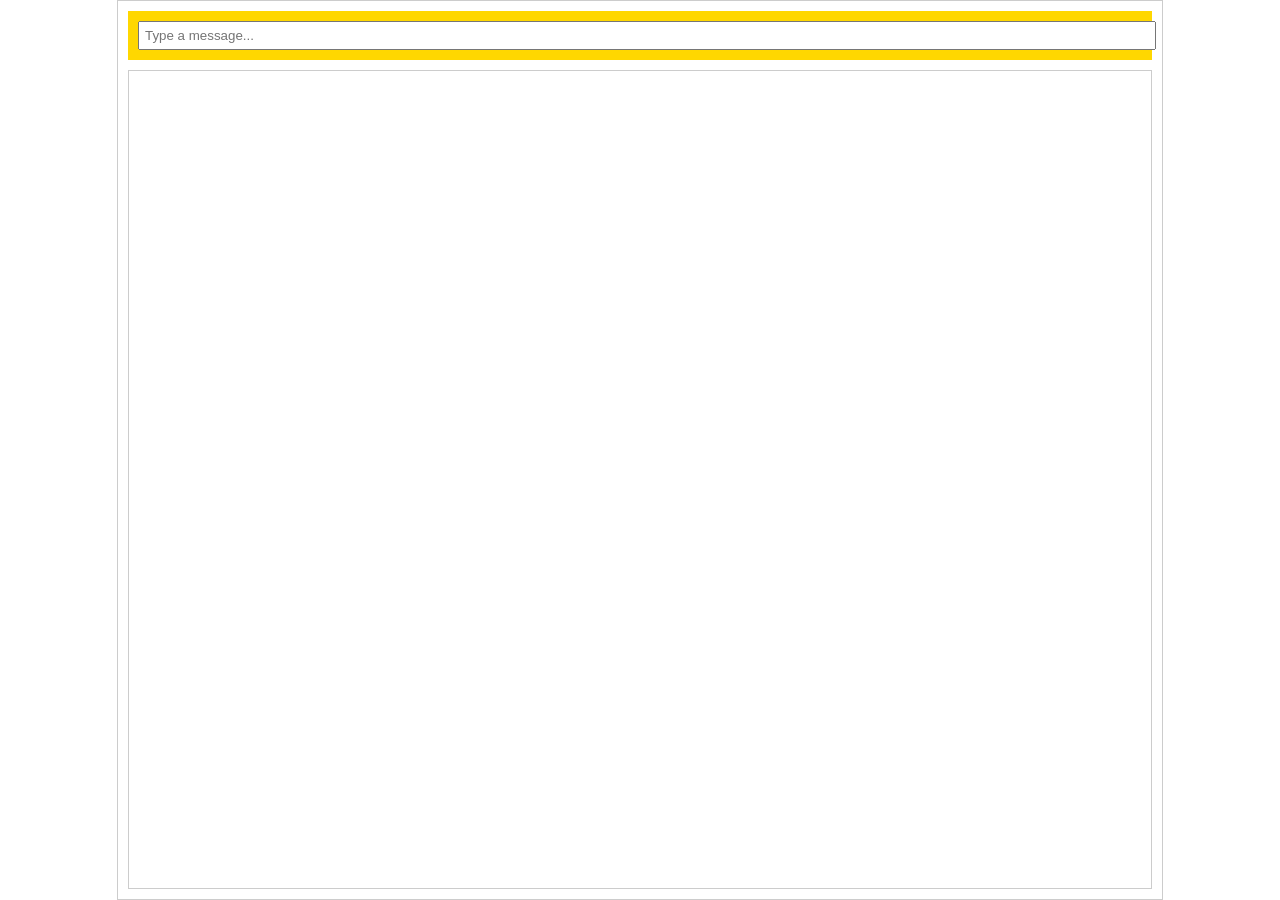
<file: docs/index.html>
<!DOCTYPE html>
<html lang="en">
<head>
    <meta charset="UTF-8">
    <meta name="viewport" content="width=device-width, initial-scale=1.0">
    <title>Retrieval Augmented Genration Chat Bot demo for Miles Guo's Speech Data</title>
    <link rel="stylesheet" type="text/css" href="main.css">
</head>
<body>
    <div class="chat-container">
        <div class="user-input-container">
            <input type="text" class="user-input" id="user-input" placeholder="Type a message...">
        </div>
        <div class="chat-messages" id="chat-messages"></div>
    </div>
    <script src="index.js"></script>
</body>
</html>
</file>
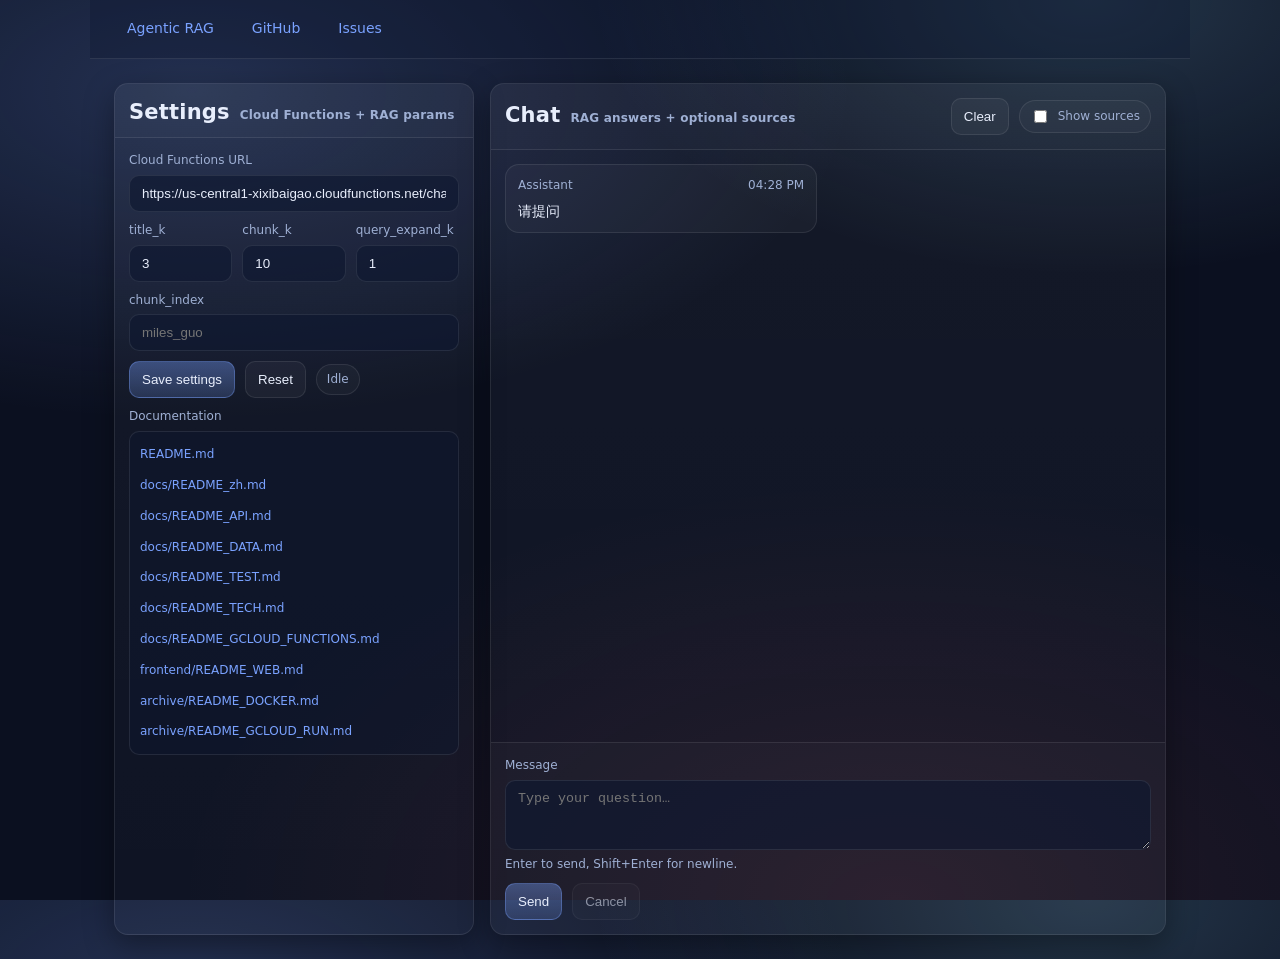
<file: frontend/index.html>
<!doctype html>
<html lang="en">
  <head>
    <meta charset="UTF-8" />
    <meta name="viewport" content="width=device-width, initial-scale=1.0" />
    <meta http-equiv="Cache-Control" content="no-cache, no-store, must-revalidate" />
    <meta http-equiv="Pragma" content="no-cache" />
    <meta http-equiv="Expires" content="0" />
    <!-- BUILD_INFO -->
    <title>chatbot-milesguo</title>
    <link rel="stylesheet" href="styles.css" />
  </head>
  <body>
    <div class="githubHeader">
      <a href="agentic.html" class="githubLink">
        Agentic RAG
      </a>
      <a href="https://github.com/pannixilinNFSC/chatbot_milesguo" target="_blank" rel="noopener noreferrer" class="githubLink">
        GitHub
      </a>
      <a href="https://github.com/pannixilinNFSC/chatbot_milesguo/issues" target="_blank" rel="noopener noreferrer" class="githubLink">
        Issues
      </a>
    </div>
    <div class="app">
      <div class="card">
        <div class="cardHeader">
          <h2 class="title">Settings <span class="subtitle">Cloud Functions + RAG params</span></h2>
        </div>
        <div class="cardBody">
          <div class="row">
            <div class="field">
              <label for="cloudBase">Cloud Functions URL</label>
              <input
                id="cloudBase"
                type="text"
                placeholder="https://us-central1-xixibaigao.cloudfunctions.net/chatbot-milesguo/chatbot_stream"
                autocomplete="off"
              />
            </div>

            <div class="inline3">
              <div class="field">
                <label for="titleK">title_k</label>
                <input id="titleK" type="number" min="1" step="1" value="3" />
              </div>
              <div class="field">
                <label for="chunkK">chunk_k</label>
                <input id="chunkK" type="number" min="1" max="12" step="1" value="10" />
              </div>
              <div class="field">
                <label for="queryExpandK">query_expand_k</label>
                <input id="queryExpandK" type="number" min="1" max="3" step="1" value="1" />
              </div>
            </div>
            <div class="field">
              <label for="chunkIndex">chunk_index</label>
              <input id="chunkIndex" type="text" placeholder="miles_guo" autocomplete="off" />
            </div>

            <div class="btnRow">
              <button id="saveBtn" class="primary" type="button">Save settings</button>
              <button id="resetBtn" type="button">Reset</button>
              <span class="pill" id="statusPill">Idle</span>
            </div>

            <div class="field">
              <label>Documentation</label>
              <div class="readmeLinks">
                <a href="https://github.com/pannixilinNFSC/chatbot_milesguo/blob/v2/README.md" target="_blank" rel="noopener noreferrer">README.md</a>
                <a href="https://github.com/pannixilinNFSC/chatbot_milesguo/blob/v2/docs/README_zh.md" target="_blank" rel="noopener noreferrer">docs/README_zh.md</a>
                <a href="https://github.com/pannixilinNFSC/chatbot_milesguo/blob/v2/docs/README_API.md" target="_blank" rel="noopener noreferrer">docs/README_API.md</a>
                <a href="https://github.com/pannixilinNFSC/chatbot_milesguo/blob/v2/docs/README_DATA.md" target="_blank" rel="noopener noreferrer">docs/README_DATA.md</a>
                <a href="https://github.com/pannixilinNFSC/chatbot_milesguo/blob/v2/docs/README_TEST.md" target="_blank" rel="noopener noreferrer">docs/README_TEST.md</a>
                <a href="https://github.com/pannixilinNFSC/chatbot_milesguo/blob/v2/docs/README_TECH.md" target="_blank" rel="noopener noreferrer">docs/README_TECH.md</a>
                <a href="https://github.com/pannixilinNFSC/chatbot_milesguo/blob/v2/docs/README_GCLOUD_FUNCTIONS.md" target="_blank" rel="noopener noreferrer">docs/README_GCLOUD_FUNCTIONS.md</a>
                <a href="https://github.com/pannixilinNFSC/chatbot_milesguo/blob/v2/frontend/README_WEB.md" target="_blank" rel="noopener noreferrer">frontend/README_WEB.md</a>
                <a href="https://github.com/pannixilinNFSC/chatbot_milesguo/blob/v2/archive/README_DOCKER.md" target="_blank" rel="noopener noreferrer">archive/README_DOCKER.md</a>
                <a href="https://github.com/pannixilinNFSC/chatbot_milesguo/blob/v2/archive/README_GCLOUD_RUN.md" target="_blank" rel="noopener noreferrer">archive/README_GCLOUD_RUN.md</a>
              </div>
            </div>
          </div>
        </div>
      </div>

      <div class="card chatWrap">
        <div class="chatHeader">
          <div>
            <h2 class="title">Chat <span class="subtitle">RAG answers + optional sources</span></h2>
          </div>
          <div class="btnRow">
            <button id="clearBtn" type="button">Clear</button>
            <span class="pill">
              <input id="showSources" type="checkbox" />
              <span>Show sources</span>
            </span>
          </div>
        </div>

        <div class="messages" id="messages"></div>

        <div class="composer">
          <div class="field">
            <label for="userInput">Message</label>
            <textarea id="userInput" placeholder="Type your question…" spellcheck="false"></textarea>
            <div class="hint">Enter to send, Shift+Enter for newline.</div>
          </div>
          <div class="btnRow">
            <button id="sendBtn" class="primary" type="button">Send</button>
            <button id="cancelBtn" type="button" disabled>Cancel</button>
            <span class="hint" id="errorLine"></span>
          </div>
        </div>
      </div>
    </div>

    <script src="app.js"></script>
  </body>
</html>
</file>
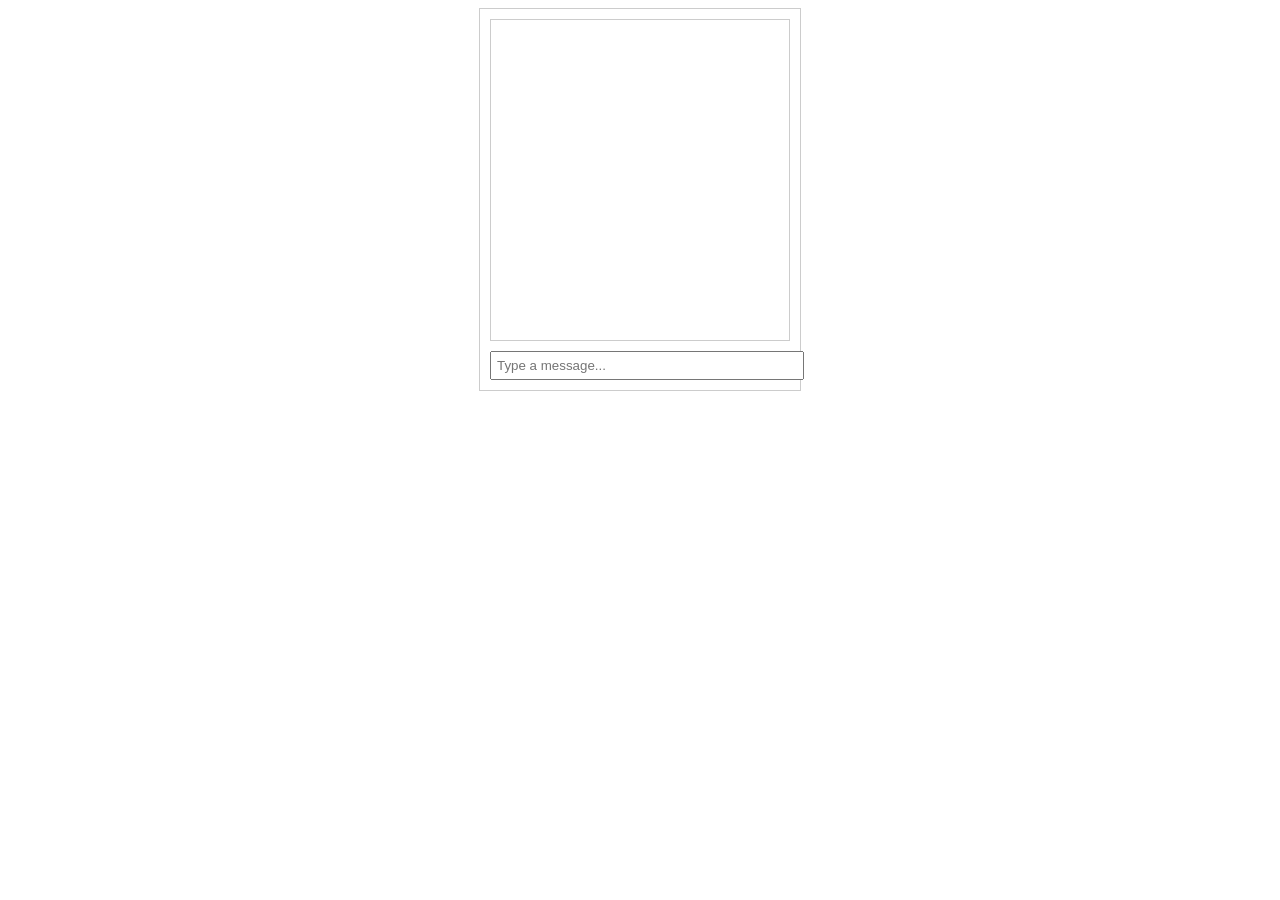
<file: pages/index.html>
<!DOCTYPE html>
<html lang="en">
<head>
    <meta charset="UTF-8">
    <meta name="viewport" content="width=device-width, initial-scale=1.0">
    <title>Chat Bot</title>
    <style>
        body {
            font-family: Arial, sans-serif;
        }
        .chat-container {
            width: 300px;
            margin: 0 auto;
            border: 1px solid #ccc;
            padding: 10px;
        }
        .chat-messages {
            height: 300px;
            overflow-y: scroll;
            border: 1px solid #ccc;
            padding: 10px;
            margin-bottom: 10px;
        }
        .user-input {
            width: 100%;
            padding: 5px;
        }
    </style>
</head>
<body>
    <div class="chat-container">
        <div class="chat-messages" id="chat-messages"></div>
        <input type="text" class="user-input" id="user-input" placeholder="Type a message...">
    </div>

    <script>
        const chatMessages = document.getElementById('chat-messages');
        const userInput = document.getElementById('user-input');

        // Function to display a message in the chat window
        function displayMessage(message, isUser) {
            const messageDiv = document.createElement('div');
            messageDiv.classList.add(isUser ? 'user-message' : 'bot-message');
            messageDiv.innerText = message;
            chatMessages.appendChild(messageDiv);
            chatMessages.scrollTop = chatMessages.scrollHeight;
        }

        // Function to handle user input
        function handleUserInput() {
            const userMessage = userInput.value;
            if (userMessage.trim() === '') {
                return;
            }
            
            displayMessage(userMessage, true);

            // You can add your chat bot logic here to generate a response.
            // For simplicity, we'll just echo the user's message.
            displayMessage(userMessage, false);

            userInput.value = '';
        }

        userInput.addEventListener('keypress', (e) => {
            if (e.key === 'Enter') {
                handleUserInput();
            }
        });
    </script>
</body>
</html>
</file>
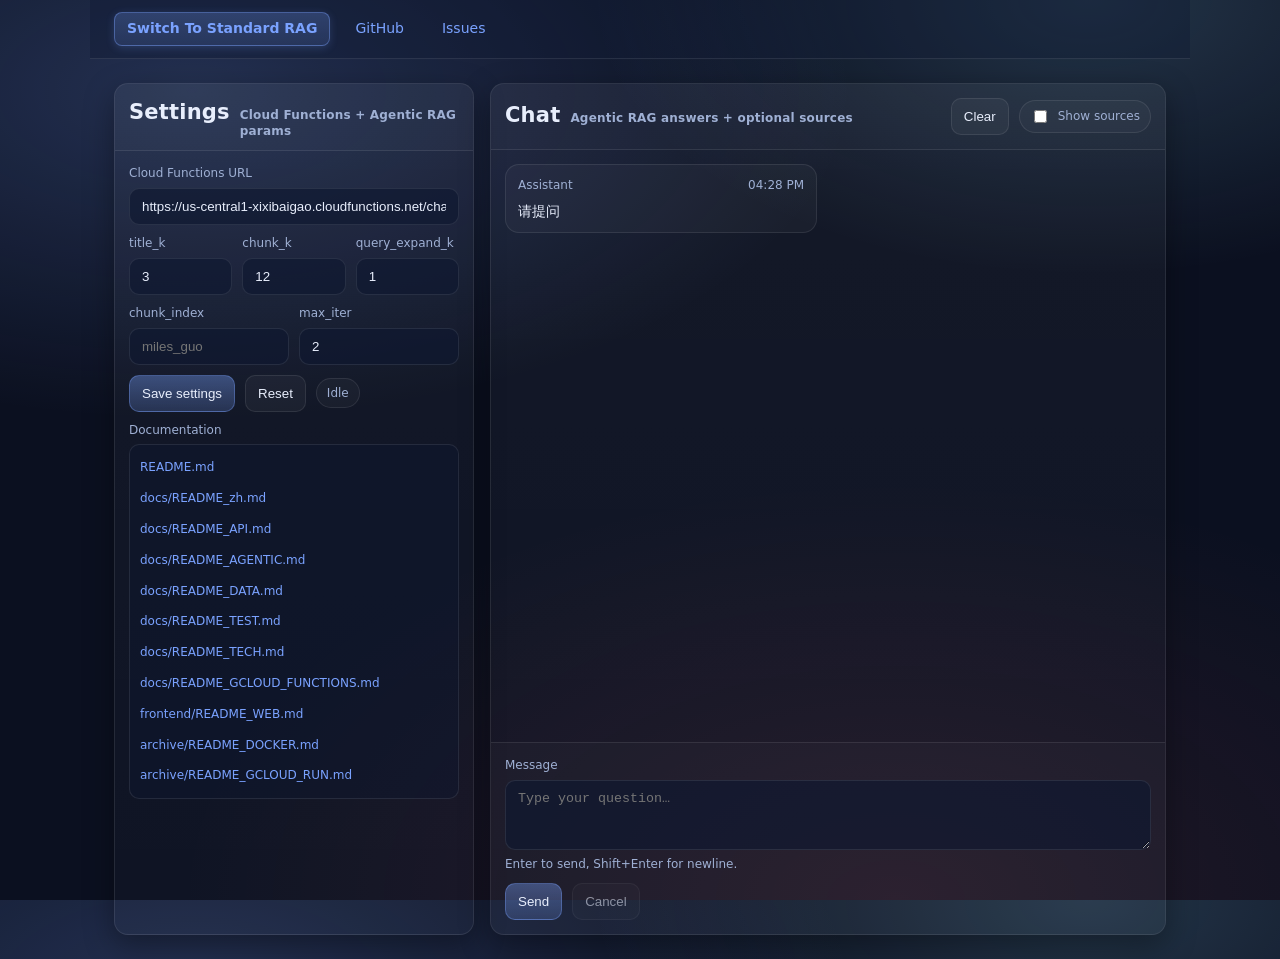
<file: frontend/agentic.html>
<!doctype html>
<html lang="en">
  <head>
    <meta charset="UTF-8" />
    <meta name="viewport" content="width=device-width, initial-scale=1.0" />
    <meta http-equiv="Cache-Control" content="no-cache, no-store, must-revalidate" />
    <meta http-equiv="Pragma" content="no-cache" />
    <meta http-equiv="Expires" content="0" />
    <!-- BUILD_INFO -->
    <title>chatbot-milesguo (Agentic RAG)</title>
    <link rel="stylesheet" href="styles.css" />
  </head>
  <body>
    <div class="githubHeader">
      <a href="rag.html" class="githubLink switchLink">
        Switch To Standard RAG
      </a>
      <a href="https://github.com/pannixilinNFSC/chatbot_milesguo" target="_blank" rel="noopener noreferrer" class="githubLink">
        GitHub
      </a>
      <a href="https://github.com/pannixilinNFSC/chatbot_milesguo/issues" target="_blank" rel="noopener noreferrer" class="githubLink">
        Issues
      </a>
    </div>
    <div class="app">
      <div class="card">
        <div class="cardHeader">
          <h2 class="title">Settings <span class="subtitle">Cloud Functions + Agentic RAG params</span></h2>
        </div>
        <div class="cardBody">
          <div class="row">
            <div class="field">
              <label for="cloudBase">Cloud Functions URL</label>
              <input
                id="cloudBase"
                type="text"
                placeholder="https://us-central1-xixibaigao.cloudfunctions.net/chatbot-milesguo/agentic_rag_stream"
                autocomplete="off"
              />
            </div>

            <div class="inline3">
              <div class="field">
                <label for="titleK">title_k</label>
                <input id="titleK" type="number" min="1" step="1" value="3" />
              </div>
              <div class="field">
                <label for="chunkK">chunk_k</label>
                <input id="chunkK" type="number" min="1" max="12" step="1" value="12" />
              </div>
              <div class="field">
                <label for="queryExpandK">query_expand_k</label>
                <input id="queryExpandK" type="number" min="1" max="3" step="1" value="1" />
              </div>
            </div>
            <div class="inline2">
              <div class="field">
                <label for="chunkIndex">chunk_index</label>
                <input id="chunkIndex" type="text" placeholder="miles_guo" autocomplete="off" />
              </div>
              <div class="field">
                <label for="maxIter">max_iter</label>
                <input id="maxIter" type="number" min="1" max="5" step="1" value="2" />
              </div>
            </div>

            <div class="btnRow">
              <button id="saveBtn" class="primary" type="button">Save settings</button>
              <button id="resetBtn" type="button">Reset</button>
              <span class="pill" id="statusPill">Idle</span>
            </div>

            <div class="field">
              <label>Documentation</label>
              <div class="readmeLinks">
                <a href="https://github.com/pannixilinNFSC/chatbot_milesguo/blob/v2/README.md" target="_blank" rel="noopener noreferrer">README.md</a>
                <a href="https://github.com/pannixilinNFSC/chatbot_milesguo/blob/v2/docs/README_zh.md" target="_blank" rel="noopener noreferrer">docs/README_zh.md</a>
                <a href="https://github.com/pannixilinNFSC/chatbot_milesguo/blob/v2/docs/README_API.md" target="_blank" rel="noopener noreferrer">docs/README_API.md</a>
                <a href="https://github.com/pannixilinNFSC/chatbot_milesguo/blob/v2/docs/README_AGENTIC.md" target="_blank" rel="noopener noreferrer">docs/README_AGENTIC.md</a>
                <a href="https://github.com/pannixilinNFSC/chatbot_milesguo/blob/v2/docs/README_DATA.md" target="_blank" rel="noopener noreferrer">docs/README_DATA.md</a>
                <a href="https://github.com/pannixilinNFSC/chatbot_milesguo/blob/v2/docs/README_TEST.md" target="_blank" rel="noopener noreferrer">docs/README_TEST.md</a>
                <a href="https://github.com/pannixilinNFSC/chatbot_milesguo/blob/v2/docs/README_TECH.md" target="_blank" rel="noopener noreferrer">docs/README_TECH.md</a>
                <a href="https://github.com/pannixilinNFSC/chatbot_milesguo/blob/v2/docs/README_GCLOUD_FUNCTIONS.md" target="_blank" rel="noopener noreferrer">docs/README_GCLOUD_FUNCTIONS.md</a>
                <a href="https://github.com/pannixilinNFSC/chatbot_milesguo/blob/v2/frontend/README_WEB.md" target="_blank" rel="noopener noreferrer">frontend/README_WEB.md</a>
                <a href="https://github.com/pannixilinNFSC/chatbot_milesguo/blob/v2/archive/README_DOCKER.md" target="_blank" rel="noopener noreferrer">archive/README_DOCKER.md</a>
                <a href="https://github.com/pannixilinNFSC/chatbot_milesguo/blob/v2/archive/README_GCLOUD_RUN.md" target="_blank" rel="noopener noreferrer">archive/README_GCLOUD_RUN.md</a>
              </div>
            </div>
          </div>
        </div>
      </div>

      <div class="card chatWrap">
        <div class="chatHeader">
          <div>
            <h2 class="title">Chat <span class="subtitle">Agentic RAG answers + optional sources</span></h2>
          </div>
          <div class="btnRow">
            <button id="clearBtn" type="button">Clear</button>
            <span class="pill">
              <input id="showSources" type="checkbox" />
              <span>Show sources</span>
            </span>
          </div>
        </div>

        <div class="messages" id="messages"></div>

        <div class="composer">
          <div class="field">
            <label for="userInput">Message</label>
            <textarea id="userInput" placeholder="Type your question…" spellcheck="false"></textarea>
            <div class="hint">Enter to send, Shift+Enter for newline.</div>
          </div>
          <div class="btnRow">
            <button id="sendBtn" class="primary" type="button">Send</button>
            <button id="cancelBtn" type="button" disabled>Cancel</button>
            <span class="hint" id="errorLine"></span>
          </div>
        </div>
      </div>
    </div>

    <script src="common.js"></script>
    <script src="agentic.js"></script>
  </body>
</html>
</file>
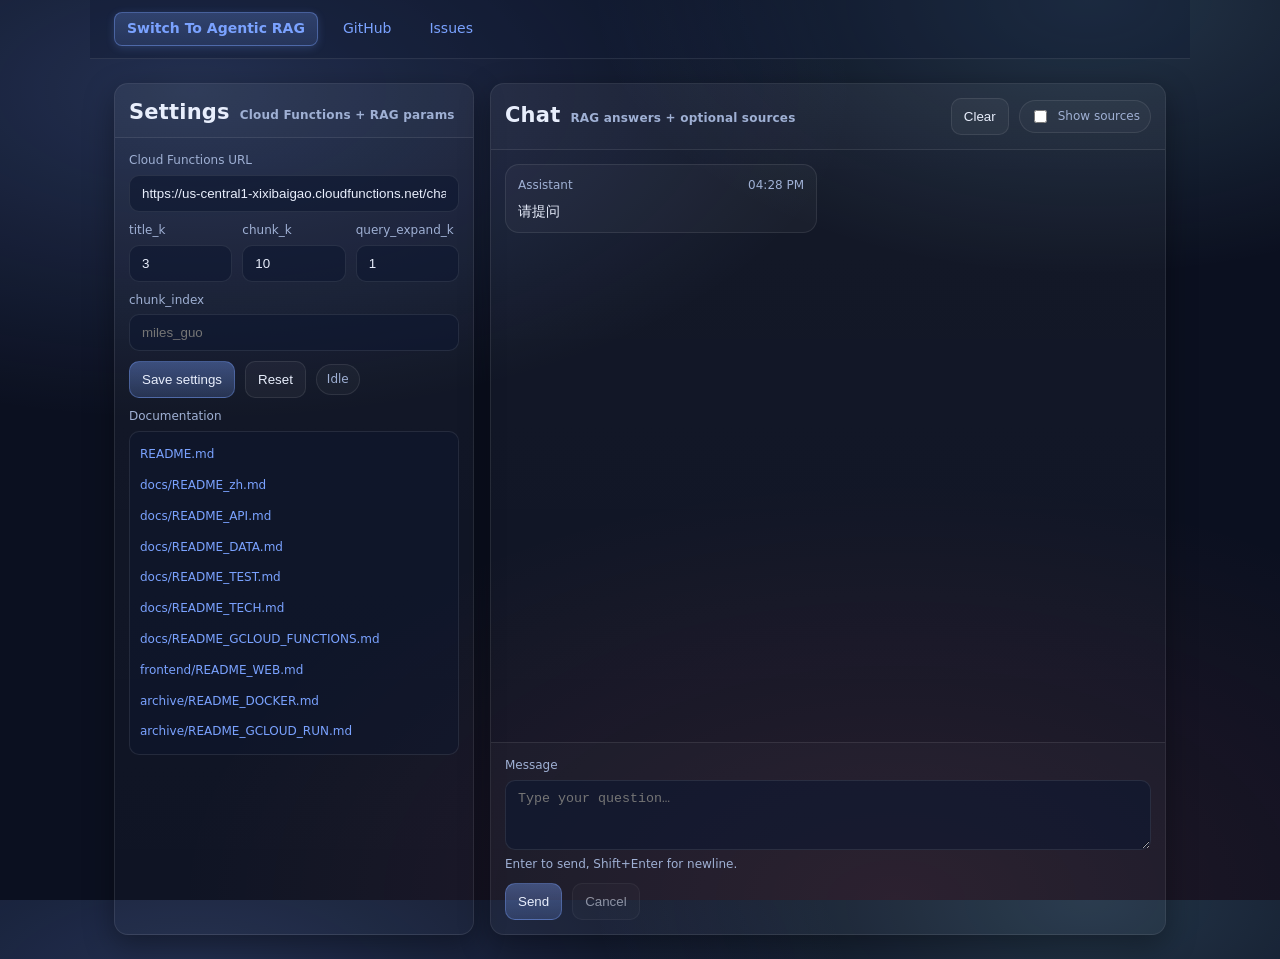
<file: frontend/rag.html>
<!doctype html>
<html lang="en">
  <head>
    <meta charset="UTF-8" />
    <meta name="viewport" content="width=device-width, initial-scale=1.0" />
    <meta http-equiv="Cache-Control" content="no-cache, no-store, must-revalidate" />
    <meta http-equiv="Pragma" content="no-cache" />
    <meta http-equiv="Expires" content="0" />
    <!-- BUILD_INFO -->
    <title>chatbot-milesguo</title>
    <link rel="stylesheet" href="styles.css" />
  </head>
  <body>
    <div class="githubHeader">
      <a href="agentic.html" class="githubLink switchLink">
        Switch To Agentic RAG
      </a>
      <a href="https://github.com/pannixilinNFSC/chatbot_milesguo" target="_blank" rel="noopener noreferrer" class="githubLink">
        GitHub
      </a>
      <a href="https://github.com/pannixilinNFSC/chatbot_milesguo/issues" target="_blank" rel="noopener noreferrer" class="githubLink">
        Issues
      </a>
    </div>
    <div class="app">
      <div class="card">
        <div class="cardHeader">
          <h2 class="title">Settings <span class="subtitle">Cloud Functions + RAG params</span></h2>
        </div>
        <div class="cardBody">
          <div class="row">
            <div class="field">
              <label for="cloudBase">Cloud Functions URL</label>
              <input
                id="cloudBase"
                type="text"
                placeholder="https://us-central1-xixibaigao.cloudfunctions.net/chatbot-milesguo/chatbot_stream"
                autocomplete="off"
              />
            </div>

            <div class="inline3">
              <div class="field">
                <label for="titleK">title_k</label>
                <input id="titleK" type="number" min="1" step="1" value="3" />
              </div>
              <div class="field">
                <label for="chunkK">chunk_k</label>
                <input id="chunkK" type="number" min="1" max="12" step="1" value="10" />
              </div>
              <div class="field">
                <label for="queryExpandK">query_expand_k</label>
                <input id="queryExpandK" type="number" min="1" max="3" step="1" value="1" />
              </div>
            </div>
            <div class="field">
              <label for="chunkIndex">chunk_index</label>
              <input id="chunkIndex" type="text" placeholder="miles_guo" autocomplete="off" />
            </div>

            <div class="btnRow">
              <button id="saveBtn" class="primary" type="button">Save settings</button>
              <button id="resetBtn" type="button">Reset</button>
              <span class="pill" id="statusPill">Idle</span>
            </div>

            <div class="field">
              <label>Documentation</label>
              <div class="readmeLinks">
                <a href="https://github.com/pannixilinNFSC/chatbot_milesguo/blob/v2/README.md" target="_blank" rel="noopener noreferrer">README.md</a>
                <a href="https://github.com/pannixilinNFSC/chatbot_milesguo/blob/v2/docs/README_zh.md" target="_blank" rel="noopener noreferrer">docs/README_zh.md</a>
                <a href="https://github.com/pannixilinNFSC/chatbot_milesguo/blob/v2/docs/README_API.md" target="_blank" rel="noopener noreferrer">docs/README_API.md</a>
                <a href="https://github.com/pannixilinNFSC/chatbot_milesguo/blob/v2/docs/README_DATA.md" target="_blank" rel="noopener noreferrer">docs/README_DATA.md</a>
                <a href="https://github.com/pannixilinNFSC/chatbot_milesguo/blob/v2/docs/README_TEST.md" target="_blank" rel="noopener noreferrer">docs/README_TEST.md</a>
                <a href="https://github.com/pannixilinNFSC/chatbot_milesguo/blob/v2/docs/README_TECH.md" target="_blank" rel="noopener noreferrer">docs/README_TECH.md</a>
                <a href="https://github.com/pannixilinNFSC/chatbot_milesguo/blob/v2/docs/README_GCLOUD_FUNCTIONS.md" target="_blank" rel="noopener noreferrer">docs/README_GCLOUD_FUNCTIONS.md</a>
                <a href="https://github.com/pannixilinNFSC/chatbot_milesguo/blob/v2/frontend/README_WEB.md" target="_blank" rel="noopener noreferrer">frontend/README_WEB.md</a>
                <a href="https://github.com/pannixilinNFSC/chatbot_milesguo/blob/v2/archive/README_DOCKER.md" target="_blank" rel="noopener noreferrer">archive/README_DOCKER.md</a>
                <a href="https://github.com/pannixilinNFSC/chatbot_milesguo/blob/v2/archive/README_GCLOUD_RUN.md" target="_blank" rel="noopener noreferrer">archive/README_GCLOUD_RUN.md</a>
              </div>
            </div>
          </div>
        </div>
      </div>

      <div class="card chatWrap">
        <div class="chatHeader">
          <div>
            <h2 class="title">Chat <span class="subtitle">RAG answers + optional sources</span></h2>
          </div>
          <div class="btnRow">
            <button id="clearBtn" type="button">Clear</button>
            <span class="pill">
              <input id="showSources" type="checkbox" />
              <span>Show sources</span>
            </span>
          </div>
        </div>

        <div class="messages" id="messages"></div>

        <div class="composer">
          <div class="field">
            <label for="userInput">Message</label>
            <textarea id="userInput" placeholder="Type your question…" spellcheck="false"></textarea>
            <div class="hint">Enter to send, Shift+Enter for newline.</div>
          </div>
          <div class="btnRow">
            <button id="sendBtn" class="primary" type="button">Send</button>
            <button id="cancelBtn" type="button" disabled>Cancel</button>
            <span class="hint" id="errorLine"></span>
          </div>
        </div>
      </div>
    </div>

    <script src="common.js"></script>
    <script src="rag.js"></script>
  </body>
</html>
</file>
<file: docs/main.css>
body {
    font-family: Arial, sans-serif;
    margin: 0;
    display: flex; /* 使用 Flex 布局 */
    flex-direction: column; /* 垂直方向布局 */
    height: 100vh; /* 使容器充满视口高度 */
}

.chat-container {
    flex: 1; /* 让聊天容器占据剩余空间 */
    width: 80%;
    margin: 0 auto;
    border: 1px solid #ccc;
    padding: 10px;
    display: flex;
    flex-direction: column; /* 垂直方向布局 */
}

.user-input-container {
    padding: 10px;
    background-color: #FFD700; /* 黄金色背景 */
}

.user-input {
    width: 100%;
    padding: 5px;
}

.chat-messages {
    flex: 1; /* 让聊天消息占据剩余空间 */
    overflow-y: scroll;
    border: 1px solid #ccc;
    padding: 10px;
    margin-top: 10px; /* 添加上边距来分隔输入框和消息框 */
}
</file>
<file: frontend/styles.css>
:root {
  --bg: #0b1020;
  --panel: #101a33;
  --panel2: #0f1730;
  --text: #e8eefc;
  --muted: #9fb0d4;
  --accent: #7aa2ff;
  --danger: #ff6b6b;
  --border: rgba(255, 255, 255, 0.09);
  --shadow: 0 10px 30px rgba(0, 0, 0, 0.35);
}

* {
  box-sizing: border-box;
}

html,
body {
  height: 100%;
}

body {
  margin: 0;
  background: radial-gradient(1200px 600px at 15% 10%, rgba(122, 162, 255, 0.22), transparent 55%),
    radial-gradient(900px 500px at 85% 0%, rgba(144, 219, 255, 0.18), transparent 55%),
    radial-gradient(1200px 700px at 70% 100%, rgba(255, 107, 107, 0.10), transparent 60%),
    var(--bg);
  color: var(--text);
  font: 14px/1.4 system-ui, -apple-system, Segoe UI, Roboto, Arial, sans-serif;
}

.githubHeader {
  max-width: 1100px;
  margin: 0 auto;
  padding: 12px 24px;
  display: flex;
  gap: 12px;
  align-items: center;
  border-bottom: 1px solid var(--border);
  background: rgba(16, 26, 51, 0.40);
}

.githubLink {
  color: var(--accent);
  text-decoration: none;
  font-size: 14px;
  padding: 6px 12px;
  border-radius: 8px;
  transition: all 0.2s;
  border: 1px solid transparent;
}

.githubLink:hover {
  background: rgba(122, 162, 255, 0.15);
  border-color: rgba(122, 162, 255, 0.3);
  color: var(--text);
}

.switchLink {
  background: linear-gradient(180deg, rgba(122, 162, 255, 0.25), rgba(122, 162, 255, 0.15));
  border-color: rgba(122, 162, 255, 0.4);
  font-weight: 600;
  box-shadow: 0 2px 8px rgba(122, 162, 255, 0.2);
}

.switchLink:hover {
  background: linear-gradient(180deg, rgba(122, 162, 255, 0.35), rgba(122, 162, 255, 0.25));
  border-color: rgba(122, 162, 255, 0.5);
  box-shadow: 0 4px 12px rgba(122, 162, 255, 0.3);
  transform: translateY(-1px);
}

.app {
  max-width: 1100px;
  margin: 0 auto;
  padding: 24px;
  display: grid;
  grid-template-columns: 360px 1fr;
  gap: 16px;
  height: 100%;
}

@media (max-width: 980px) {
  .app {
    grid-template-columns: 1fr;
    height: auto;
  }
}

.card {
  background: linear-gradient(180deg, rgba(255, 255, 255, 0.04), rgba(255, 255, 255, 0.02));
  border: 1px solid var(--border);
  border-radius: 14px;
  box-shadow: var(--shadow);
  overflow: hidden;
}

.cardHeader {
  padding: 14px 14px 10px;
  border-bottom: 1px solid var(--border);
  background: rgba(255, 255, 255, 0.02);
}

.title {
  display: flex;
  align-items: baseline;
  gap: 10px;
  margin: 0;
  font-weight: 650;
  letter-spacing: 0.2px;
}

.subtitle {
  color: var(--muted);
  font-size: 12px;
}

.cardBody {
  padding: 14px;
}

.row {
  display: grid;
  grid-template-columns: 1fr;
  gap: 10px;
}

.field {
  display: grid;
  gap: 6px;
}

label {
  color: var(--muted);
  font-size: 12px;
}

input[type="text"],
input[type="number"],
textarea {
  width: 100%;
  background: rgba(15, 23, 48, 0.65);
  border: 1px solid var(--border);
  border-radius: 10px;
  color: var(--text);
  padding: 10px 12px;
  outline: none;
}

input[type="text"]:focus,
input[type="number"]:focus,
textarea:focus {
  border-color: rgba(122, 162, 255, 0.6);
  box-shadow: 0 0 0 3px rgba(122, 162, 255, 0.15);
  background: rgba(15, 23, 48, 0.8);
}

input[type="text"]:hover,
input[type="number"]:hover,
textarea:hover {
  border-color: rgba(255, 255, 255, 0.12);
}

textarea {
  min-height: 70px;
  resize: vertical;
}

.inline2 {
  display: grid;
  grid-template-columns: 1fr 1fr;
  gap: 10px;
}

.inline3 {
  display: grid;
  grid-template-columns: 1fr 1fr 1fr;
  gap: 10px;
}

.hint {
  color: var(--muted);
  font-size: 12px;
}

.readmeLinks {
  display: flex;
  flex-direction: column;
  gap: 6px;
  padding: 10px;
  background: rgba(15, 23, 48, 0.45);
  border: 1px solid var(--border);
  border-radius: 10px;
}

.readmeLinks a {
  color: var(--accent);
  text-decoration: none;
  font-size: 12px;
  padding: 4px 0;
  transition: color 0.2s;
}

.readmeLinks a:hover {
  color: var(--text);
  text-decoration: underline;
}

.btnRow {
  display: flex;
  gap: 10px;
  flex-wrap: wrap;
  align-items: center;
}

button {
  border: 1px solid var(--border);
  background: rgba(255, 255, 255, 0.04);
  color: var(--text);
  border-radius: 10px;
  padding: 10px 12px;
  cursor: pointer;
  transition: all 0.2s ease;
}

button:hover:not(:disabled) {
  background: rgba(255, 255, 255, 0.08);
  border-color: rgba(255, 255, 255, 0.15);
  transform: translateY(-1px);
  box-shadow: 0 2px 8px rgba(0, 0, 0, 0.2);
}

button:active:not(:disabled) {
  transform: translateY(0);
}

button.primary {
  background: linear-gradient(180deg, rgba(122, 162, 255, 0.38), rgba(122, 162, 255, 0.20));
  border-color: rgba(122, 162, 255, 0.35);
}

button.primary:hover:not(:disabled) {
  background: linear-gradient(180deg, rgba(122, 162, 255, 0.48), rgba(122, 162, 255, 0.30));
  border-color: rgba(122, 162, 255, 0.45);
  box-shadow: 0 4px 12px rgba(122, 162, 255, 0.25);
}

button:disabled {
  opacity: 0.55;
  cursor: not-allowed;
  transform: none;
}

.pill {
  display: inline-flex;
  align-items: center;
  gap: 8px;
  padding: 6px 10px;
  border: 1px solid var(--border);
  border-radius: 999px;
  color: var(--muted);
  background: rgba(255, 255, 255, 0.03);
  font-size: 12px;
}

.chatWrap {
  display: grid;
  grid-template-rows: auto 1fr auto;
  height: calc(100vh - 48px);
}

@media (max-width: 980px) {
  .chatWrap {
    height: auto;
    min-height: 70vh;
  }
}

.chatHeader {
  display: flex;
  justify-content: space-between;
  align-items: center;
  padding: 14px;
  border-bottom: 1px solid var(--border);
  background: rgba(255, 255, 255, 0.02);
}

.messages {
  padding: 14px;
  overflow: auto;
  display: flex;
  flex-direction: column;
  gap: 10px;
}

.bubble {
  max-width: 90%;
  border: 1px solid var(--border);
  border-radius: 14px;
  padding: 10px 12px;
  background: rgba(16, 26, 51, 0.60);
  position: relative;
  transition: all 0.2s ease;
  animation: slideIn 0.3s ease-out;
}

@keyframes slideIn {
  from {
    opacity: 0;
    transform: translateY(10px);
  }
  to {
    opacity: 1;
    transform: translateY(0);
  }
}

.bubble.user {
  align-self: flex-end;
  background: rgba(122, 162, 255, 0.14);
  border-color: rgba(122, 162, 255, 0.22);
}

.bubble.user:hover {
  border-color: rgba(122, 162, 255, 0.35);
  box-shadow: 0 2px 8px rgba(122, 162, 255, 0.15);
}

.bubble.assistant {
  align-self: flex-start;
  background: rgba(255, 255, 255, 0.03);
}

.bubble.assistant:hover {
  border-color: rgba(255, 255, 255, 0.15);
  box-shadow: 0 2px 8px rgba(0, 0, 0, 0.2);
}

.bubble:hover .messageActions {
  opacity: 1;
}

.meta {
  color: var(--muted);
  font-size: 12px;
  margin-bottom: 6px;
  display: flex;
  justify-content: space-between;
  align-items: center;
  gap: 10px;
}

.messageActions {
  display: flex;
  gap: 4px;
  opacity: 0;
  transition: opacity 0.2s ease;
}

.messageActionBtn {
  background: transparent;
  border: none;
  color: var(--muted);
  cursor: pointer;
  padding: 4px 6px;
  border-radius: 6px;
  font-size: 12px;
  display: flex;
  align-items: center;
  gap: 4px;
  transition: all 0.2s ease;
}

.messageActionBtn:hover {
  background: rgba(255, 255, 255, 0.1);
  color: var(--text);
}

.messageActionBtn:active {
  transform: scale(0.95);
}

.messageActionBtn.success {
  color: #4ade80;
}

.msg {
  margin: 0;
  white-space: pre-wrap;
  word-break: break-word;
  position: relative;
}

.msg.typing {
  position: relative;
}

.msg.typing::after {
  content: '▊';
  display: inline-block;
  color: var(--accent);
  animation: blink 1s infinite;
  margin-left: 2px;
}

@keyframes blink {
  0%, 50% { opacity: 1; }
  51%, 100% { opacity: 0; }
}

details {
  margin-top: 10px;
  border-top: 1px solid var(--border);
  padding-top: 10px;
}

summary {
  cursor: pointer;
  color: var(--muted);
}

.sources {
  margin-top: 8px;
  display: grid;
  gap: 8px;
}

.sourceItem {
  border: 1px solid var(--border);
  border-radius: 12px;
  padding: 10px;
  background: rgba(15, 23, 48, 0.55);
}

.sourceTitle {
  font-weight: 600;
  margin: 0 0 6px 0;
}

.sourceMeta {
  color: var(--muted);
  font-size: 12px;
  margin: 0 0 8px 0;
}

.sourceText {
  margin: 0;
  white-space: pre-wrap;
  word-break: break-word;
  color: rgba(232, 238, 252, 0.92);
}

.composer {
  padding: 14px;
  border-top: 1px solid var(--border);
  background: rgba(255, 255, 255, 0.02);
  display: grid;
  gap: 10px;
}

.danger {
  color: var(--danger);
}

.thinking {
  display: inline-flex;
  align-items: center;
  gap: 4px;
}

.thinking::after {
  content: "...";
  animation: thinking 1.5s steps(4, end) infinite;
}

@keyframes thinking {
  0%, 20% { content: "."; }
  40% { content: ".."; }
  60%, 100% { content: "..."; }
}

.progressIndicator {
  display: flex;
  align-items: center;
  gap: 8px;
  padding: 8px 12px;
  background: rgba(15, 23, 48, 0.45);
  border: 1px solid var(--border);
  border-radius: 8px;
  margin-top: 8px;
  font-size: 12px;
  color: var(--muted);
}

.progressDot {
  width: 8px;
  height: 8px;
  border-radius: 50%;
  background: var(--accent);
  animation: pulse 1.5s ease-in-out infinite;
}

@keyframes pulse {
  0%, 100% {
    opacity: 1;
    transform: scale(1);
  }
  50% {
    opacity: 0.5;
    transform: scale(0.8);
  }
}

.progressText {
  flex: 1;
}

.statusBadge {
  display: inline-flex;
  align-items: center;
  gap: 4px;
  padding: 2px 6px;
  border-radius: 4px;
  background: rgba(122, 162, 255, 0.15);
  color: var(--accent);
  font-size: 11px;
  font-weight: 500;
}

.fadeIn {
  animation: fadeIn 0.3s ease-in;
}

@keyframes fadeIn {
  from {
    opacity: 0;
  }
  to {
    opacity: 1;
  }
}

.copySuccess {
  animation: copySuccess 0.5s ease;
}

@keyframes copySuccess {
  0%, 100% {
    transform: scale(1);
  }
  50% {
    transform: scale(1.1);
    color: #4ade80;
  }
}
</file>
